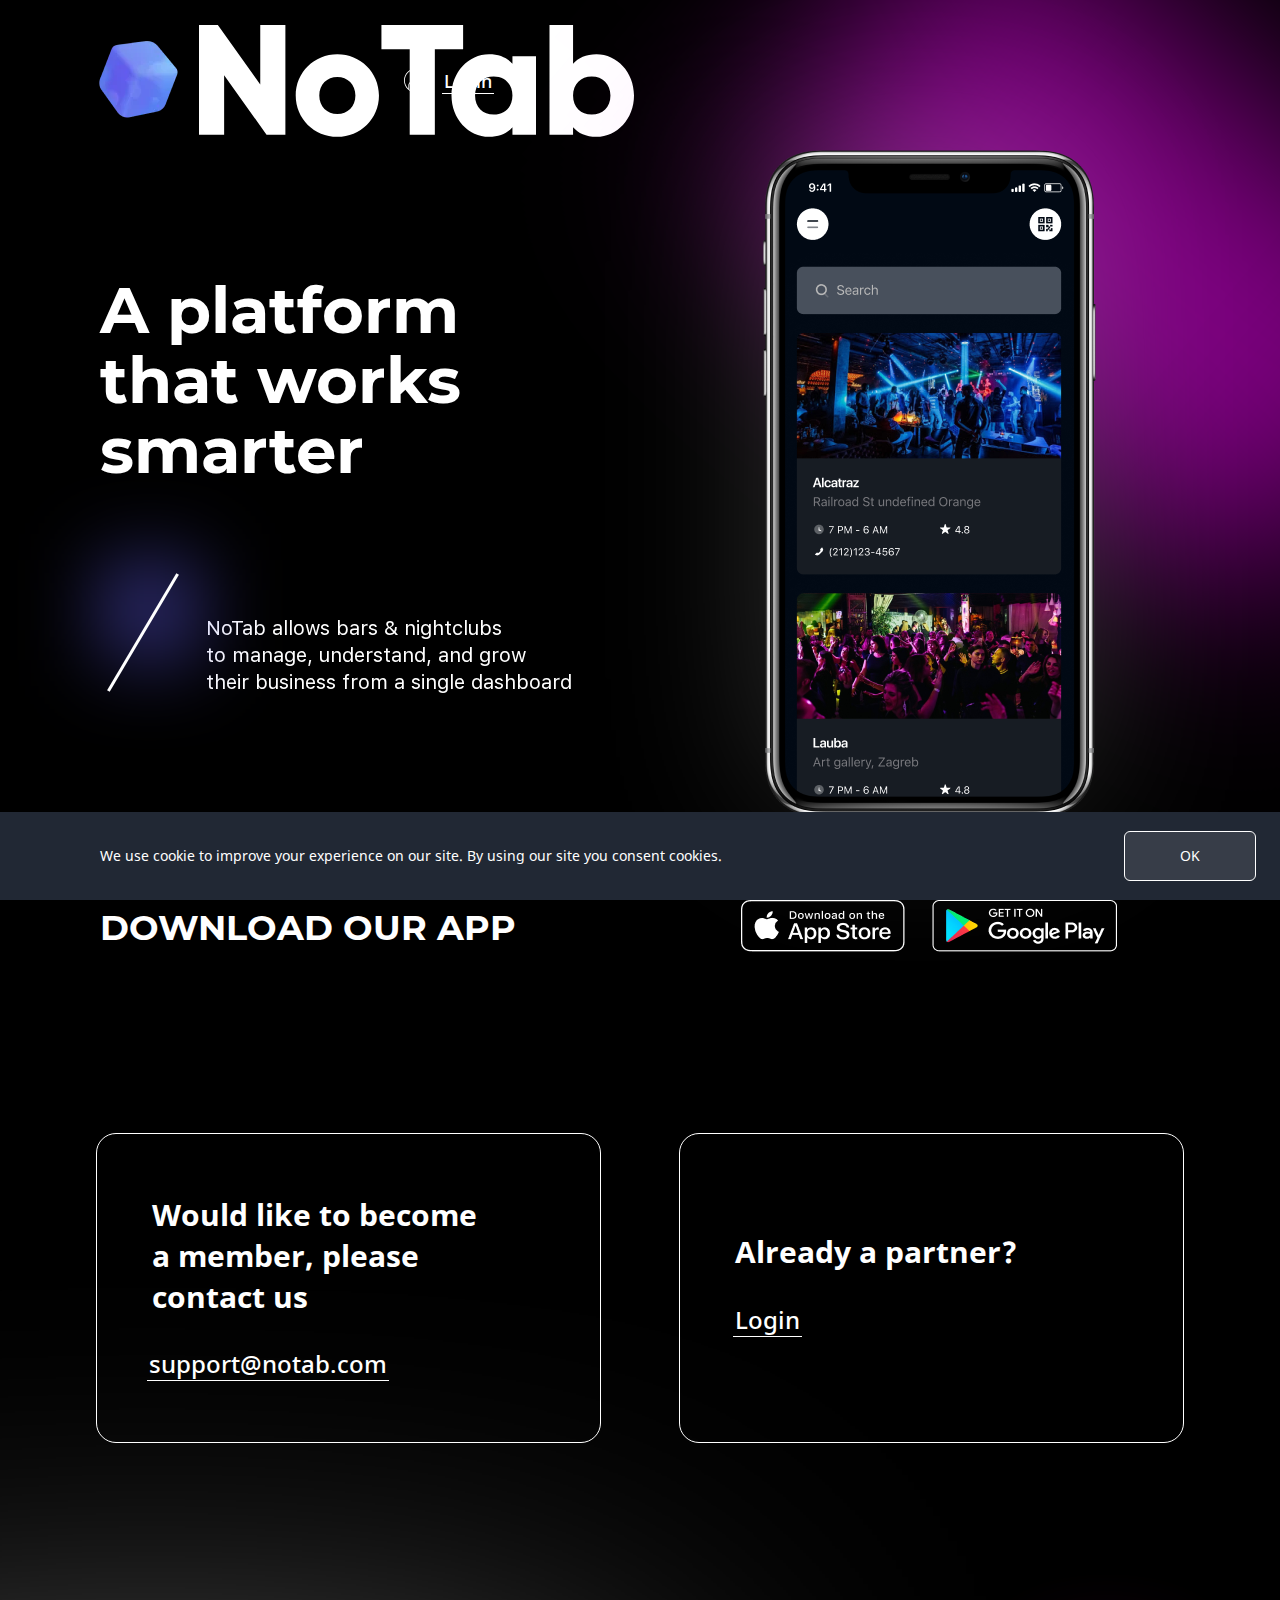
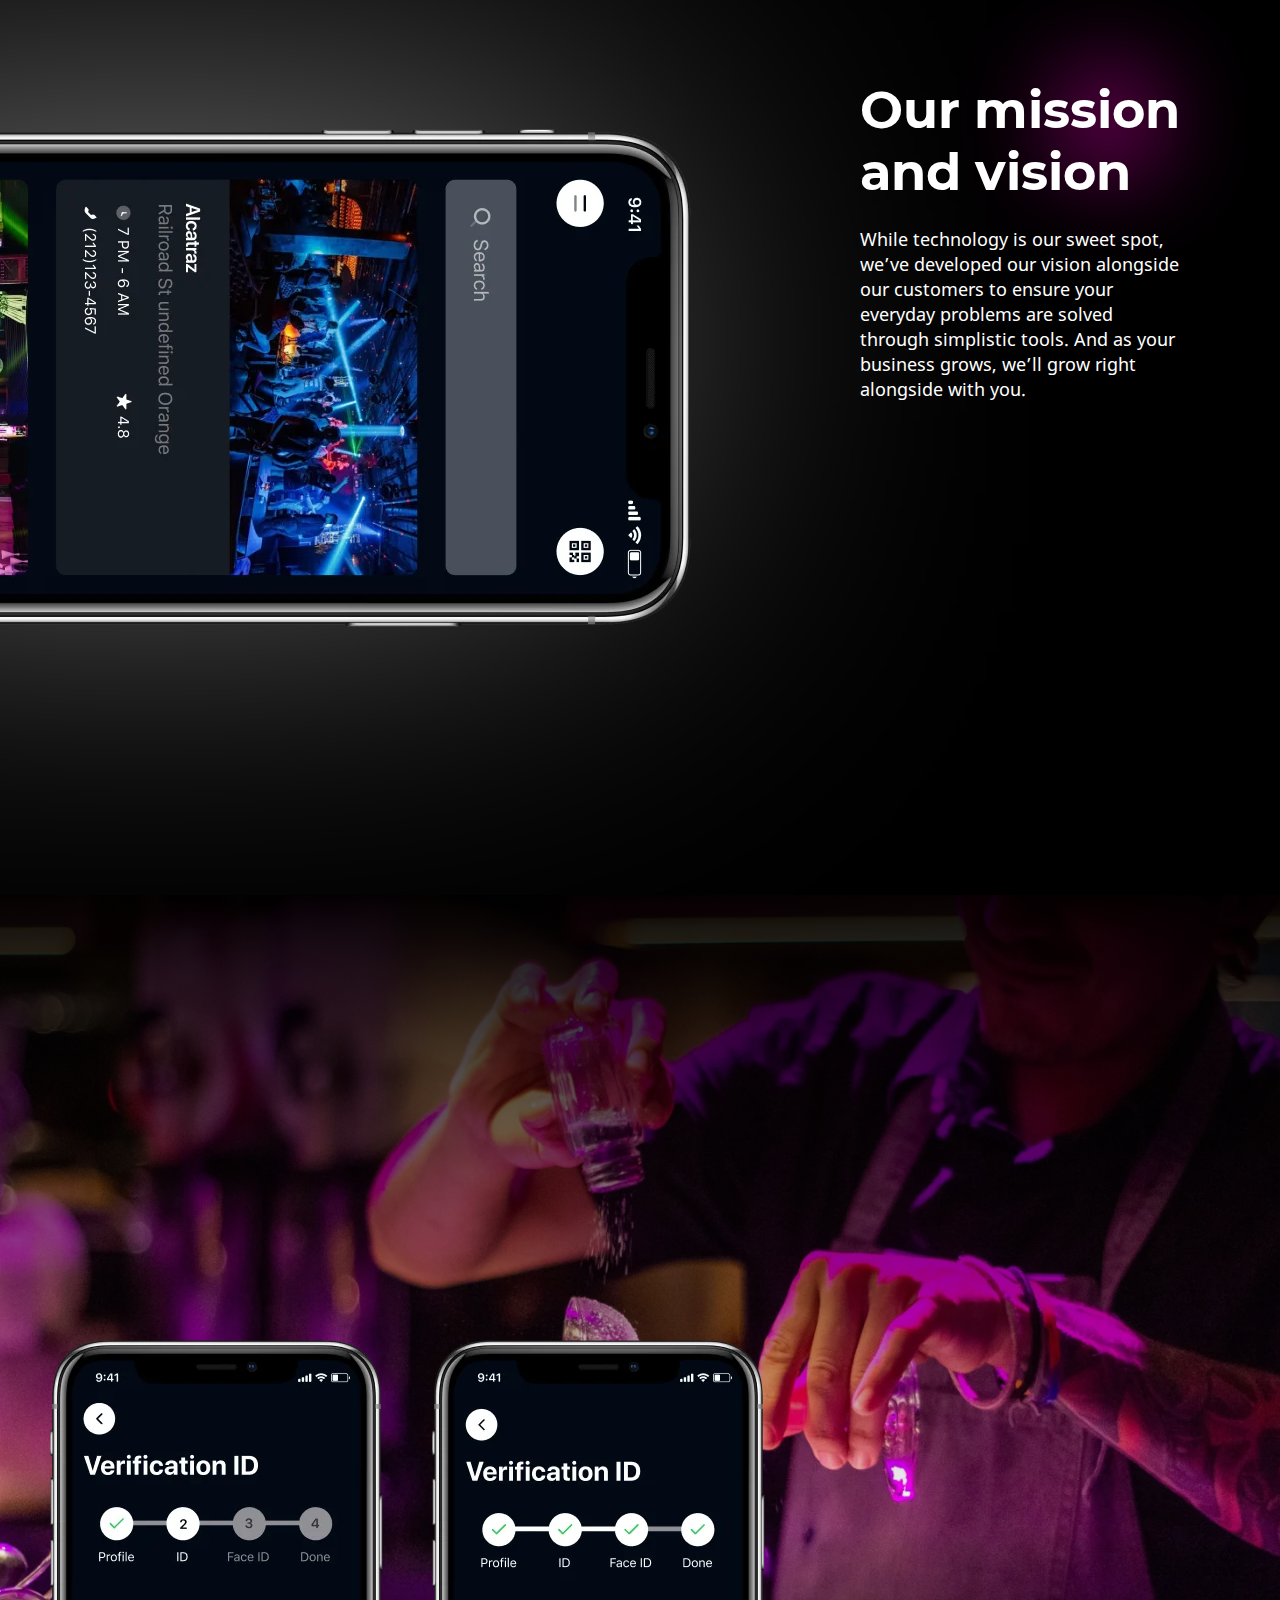
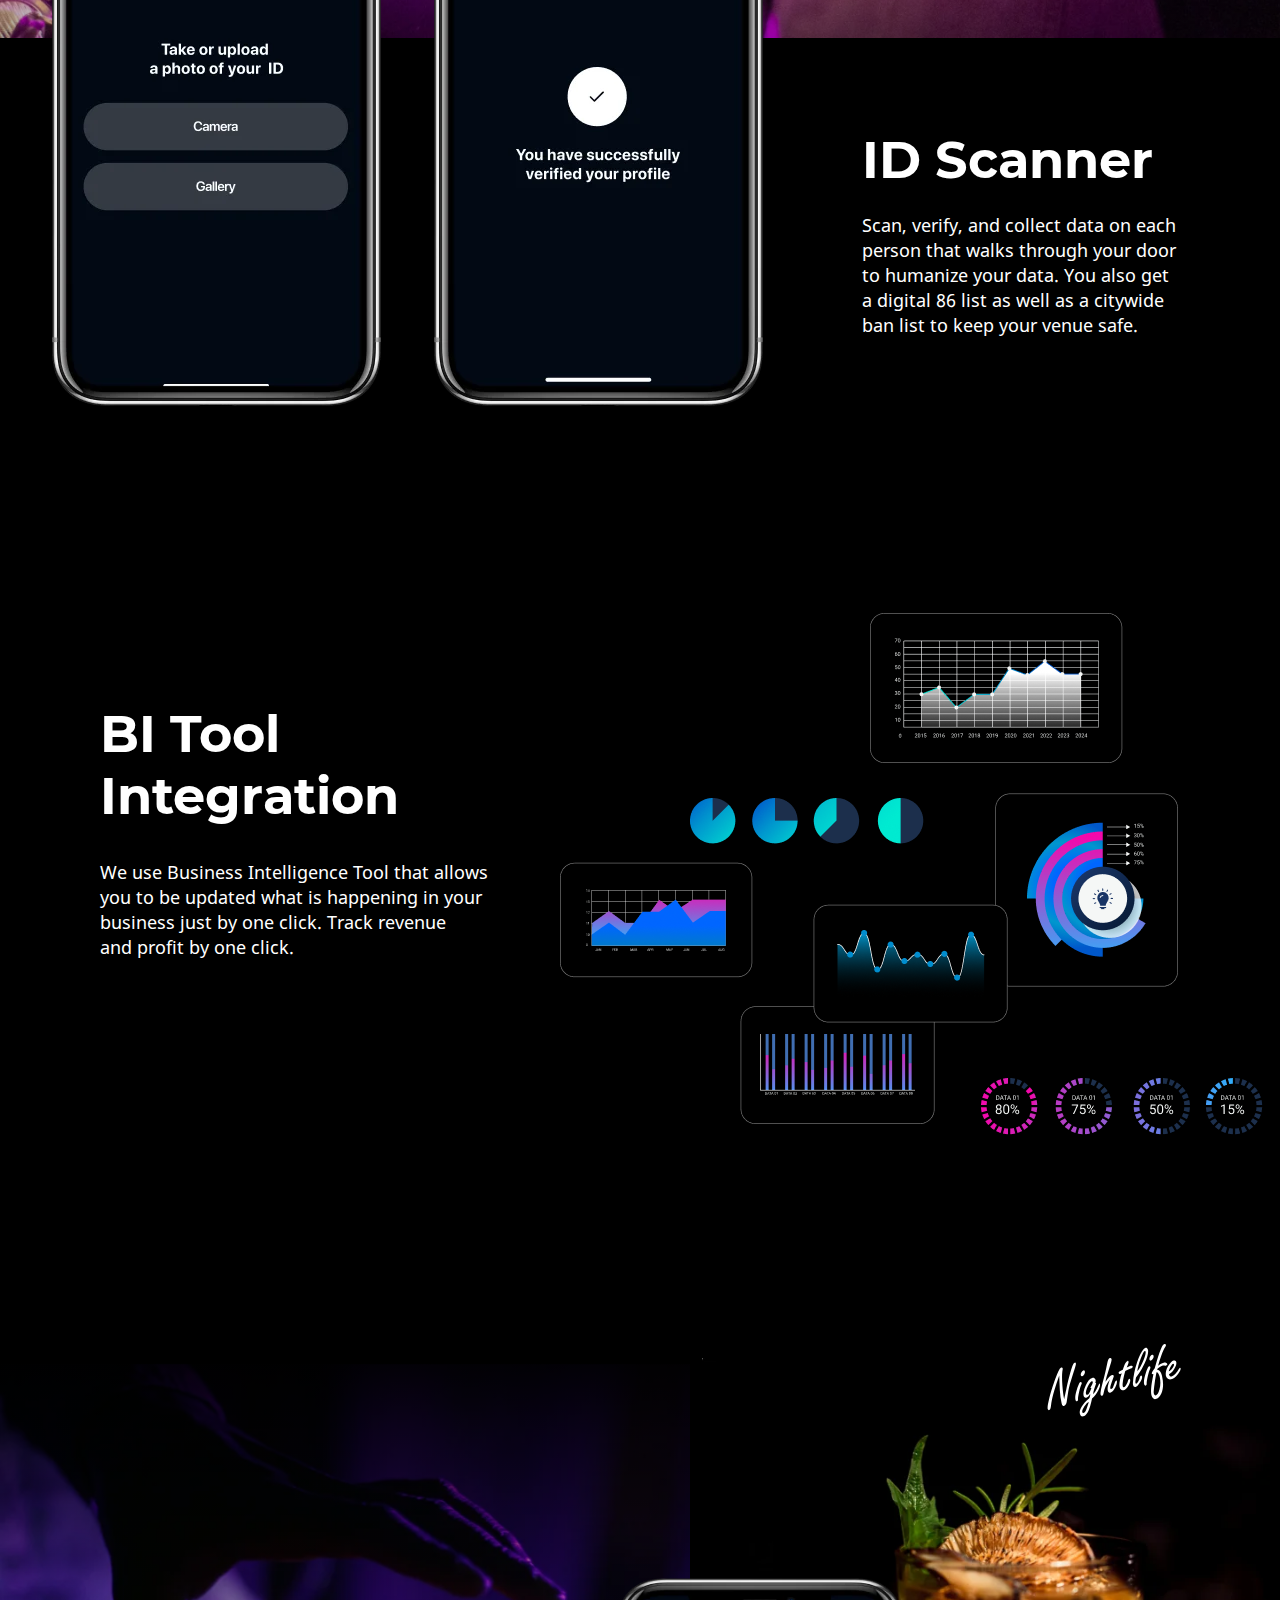
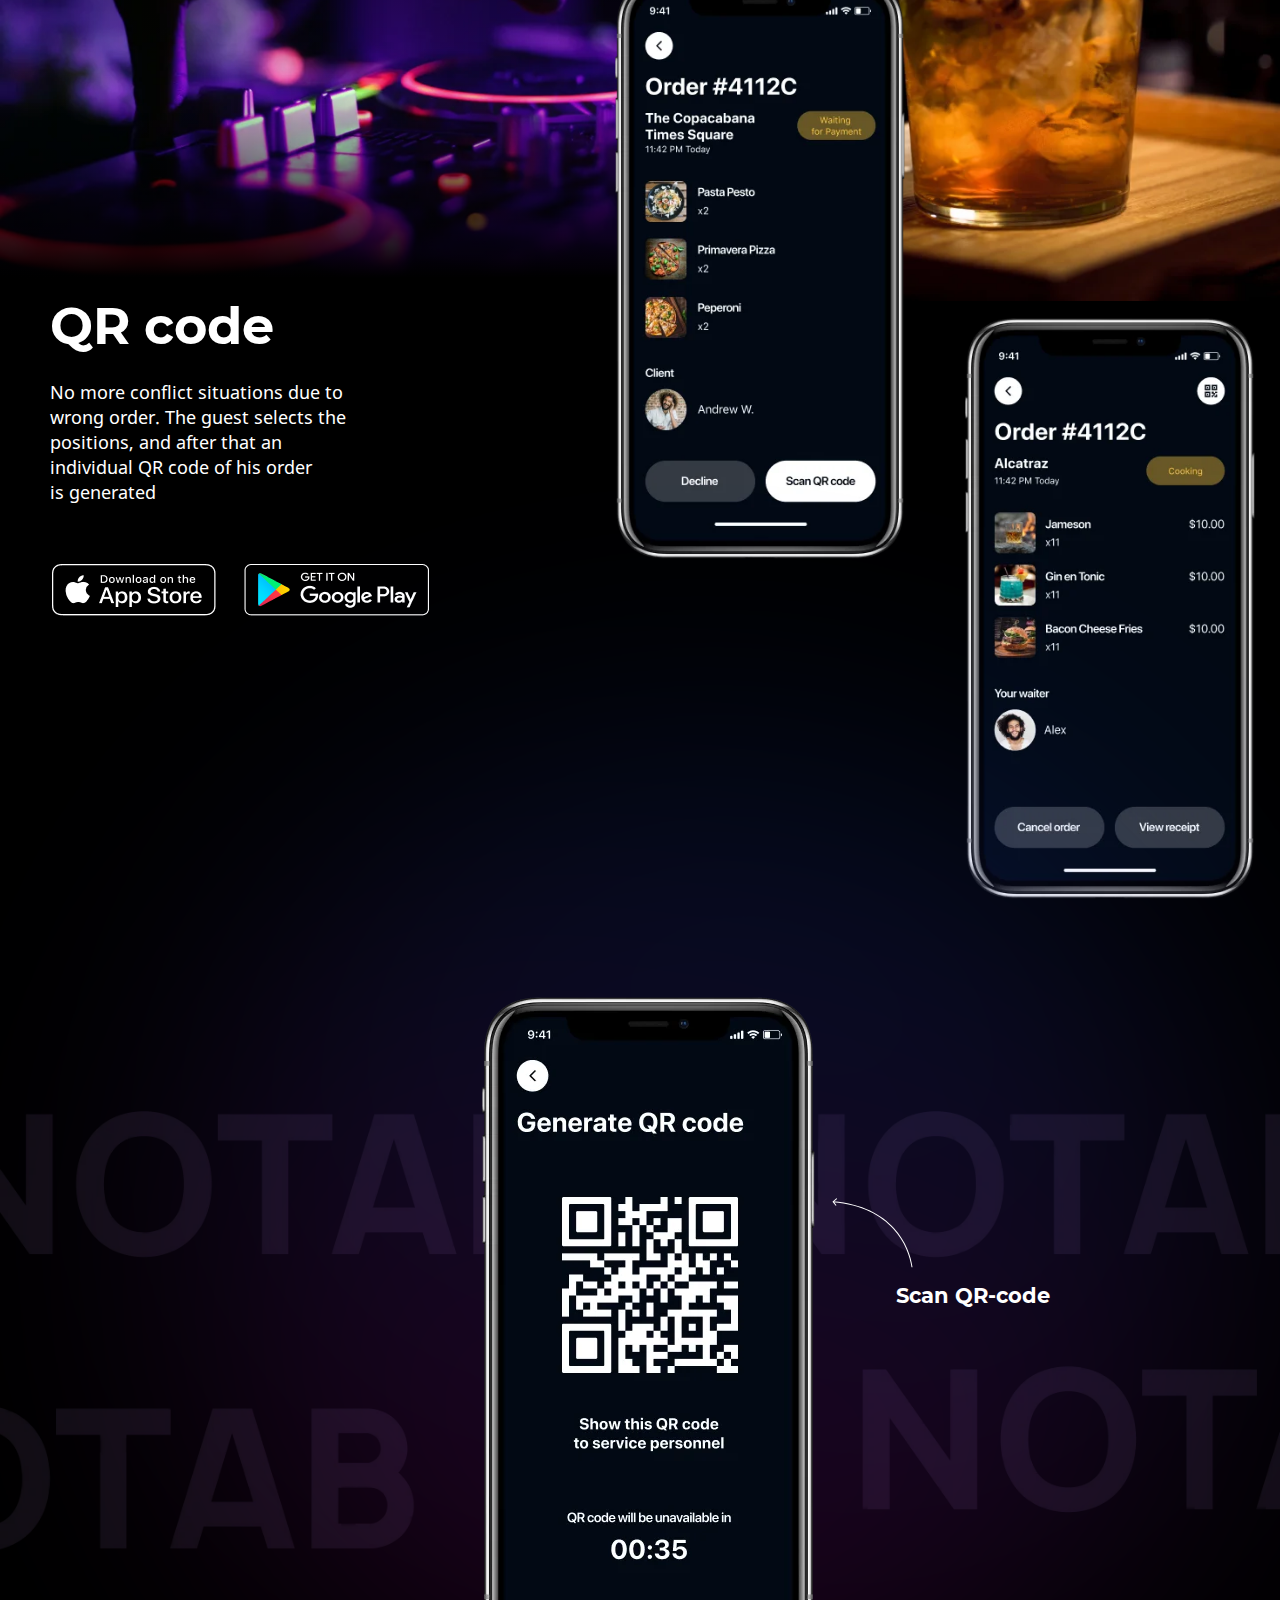
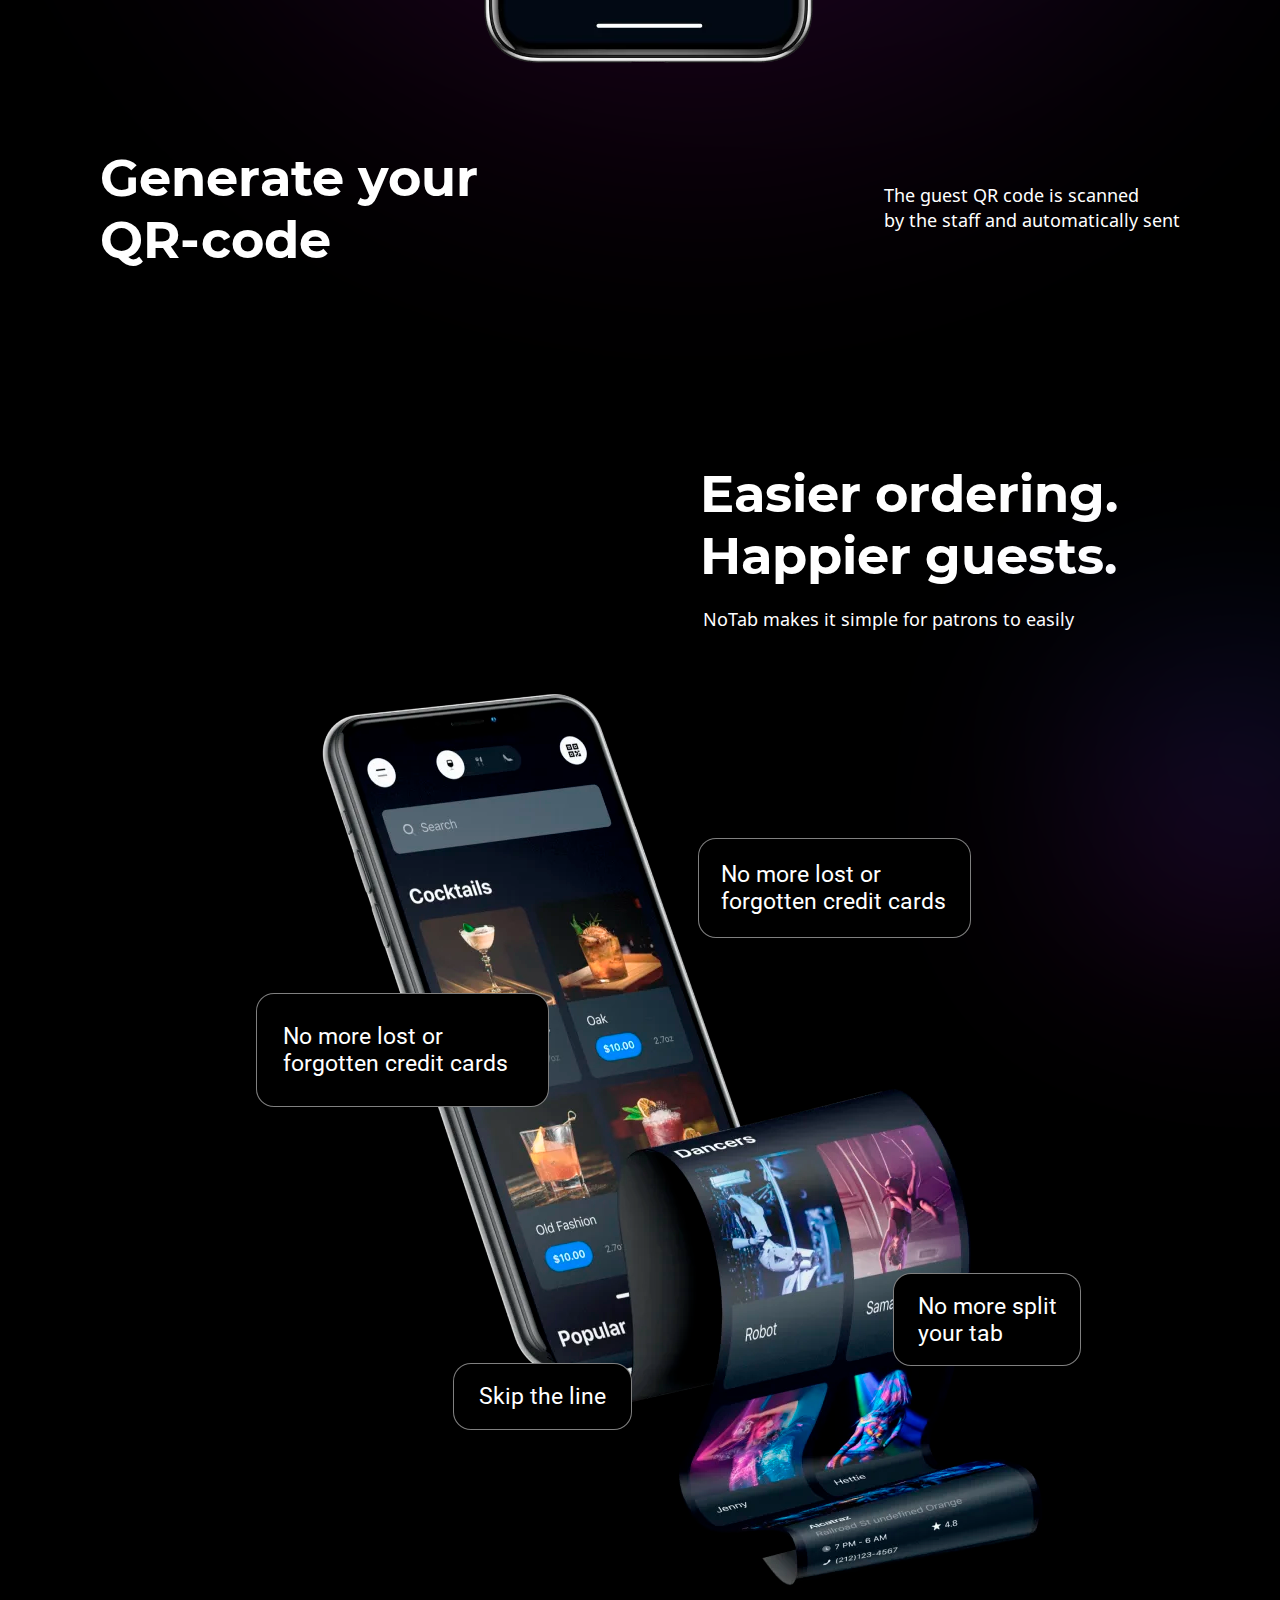
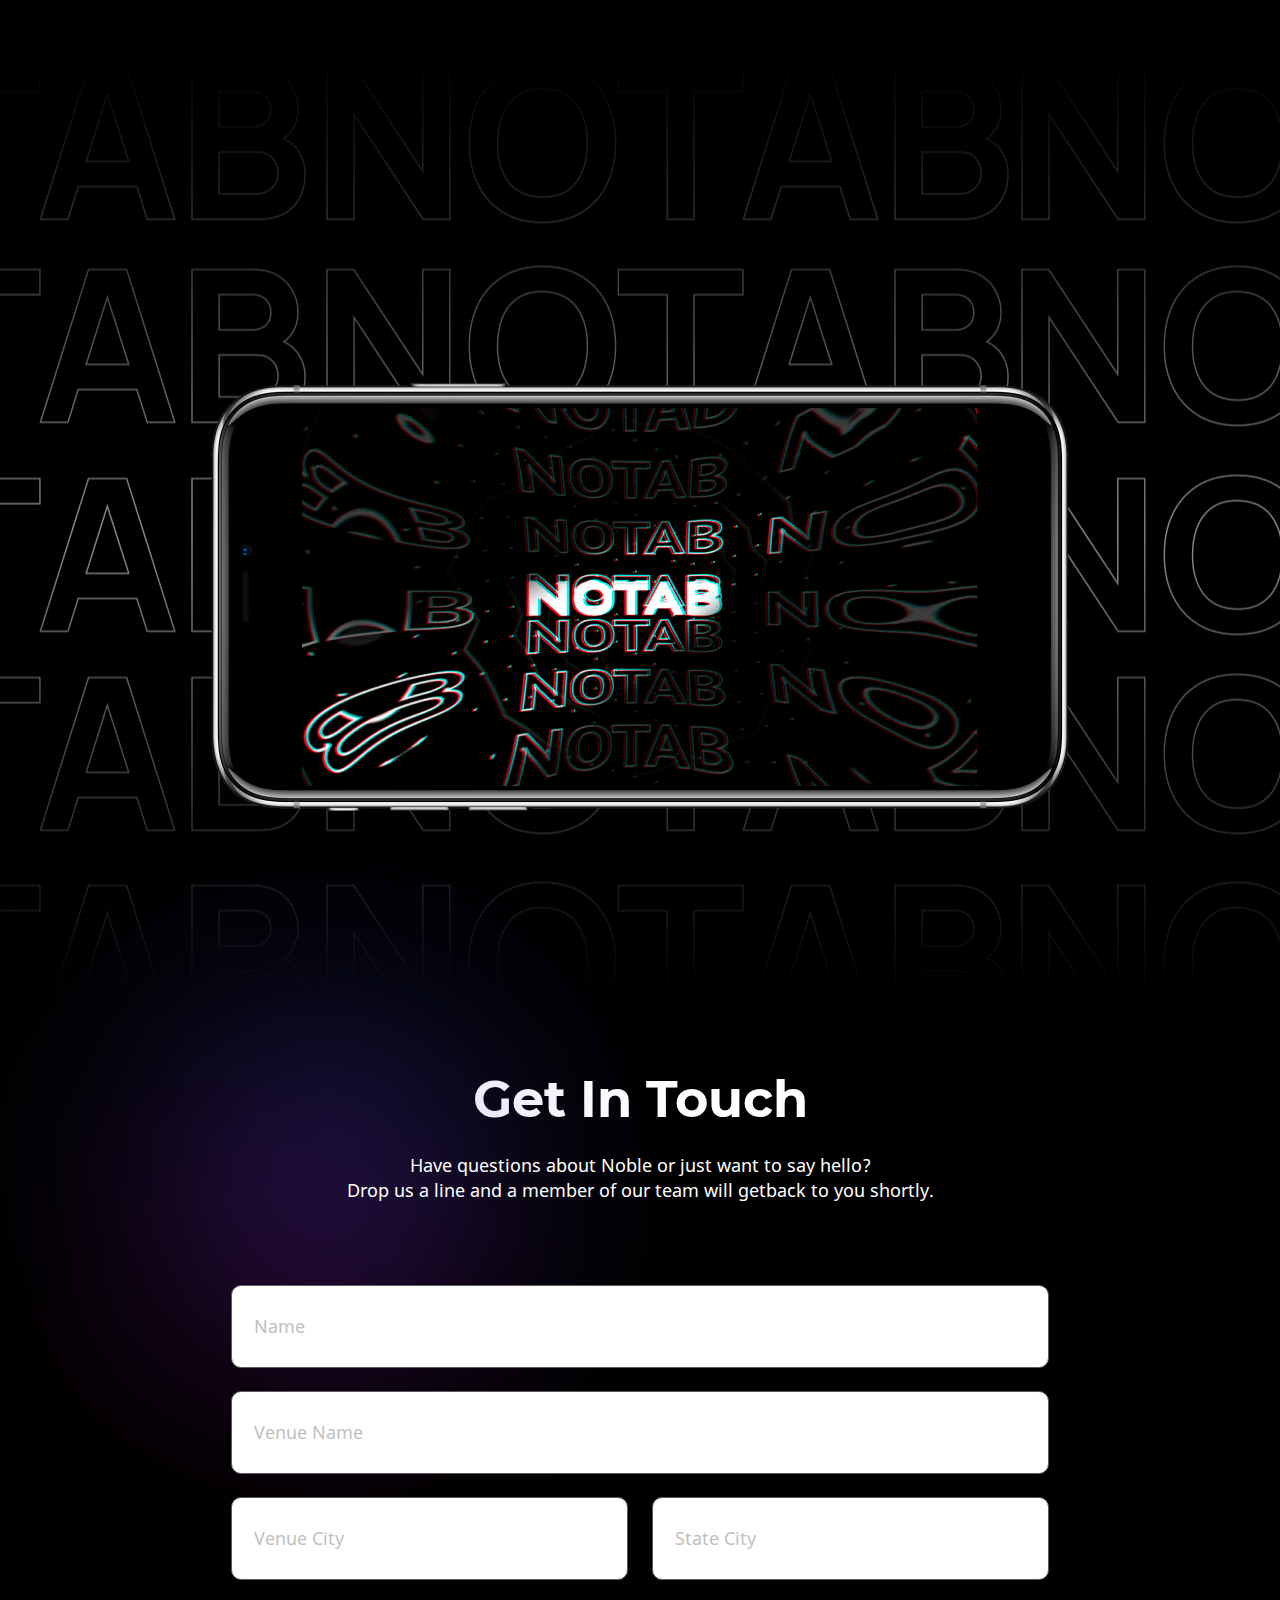
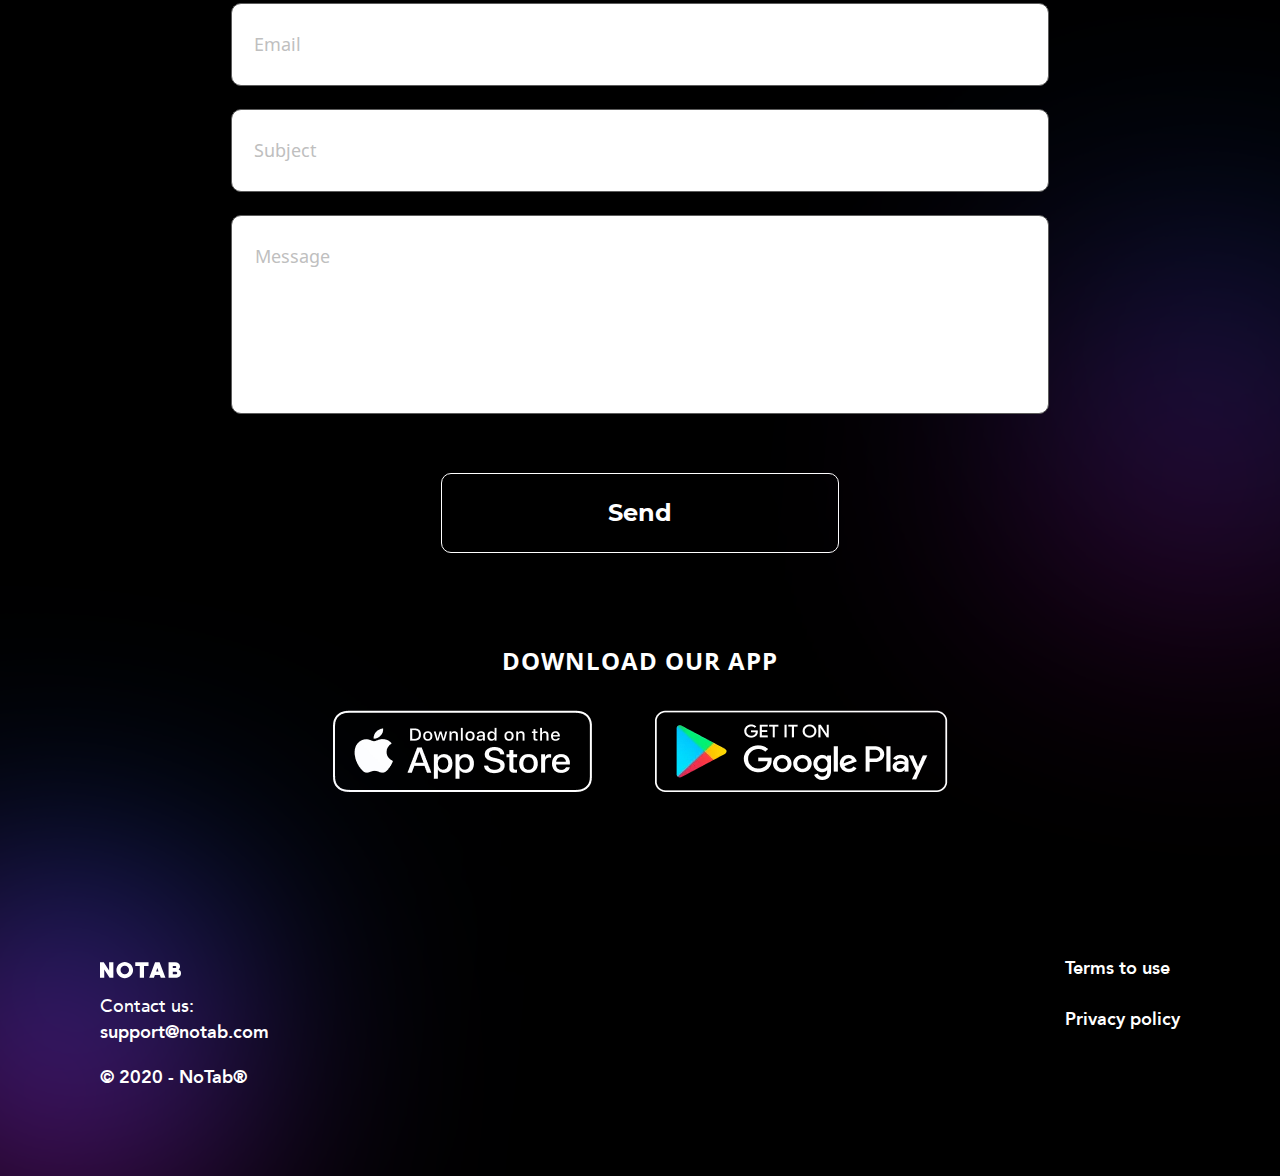
<file: index.html>
<!DOCTYPE html>
<html lang="ru">
  <head>
    <meta charset="UTF-8" />
    <meta http-equiv="X-UA-Compatible" content="IE=edge" />
    <meta name="viewport" content="width=device-width, initial-scale=1.0" />
    <link rel="stylesheet" href="css/style.css" />
    <title>NoTab</title>
  </head>
  <body>
    <div class="container">
      <header class="header">
        <div class="header__logo logo">
          <picture class="logo__img">
            <source
              srcset="img/landing/CubeLogo.webp"
              media="(min-width: 401px)"
            />
            <source
              srcset="img/landing/CubeLogo400.webp"
              media="(max-width: 400px)"
            />
            <img src="img/landing/CubeLogo.webp" alt="" />
          </picture>

          <picture class="logo__text">
            <source
              srcset="img/landing/NoTab-logo.svg"
              media="(min-width: 401px)"
            />
            <source
              srcset="img/landing/NoTab-logo400.svg"
              media="(max-width: 400px)"
            />

            <img src="img/landing/NoTab-logo.svg" alt="logo__text" />
          </picture>
        </div>
        <div class="header__user-login user-login">
          <picture class="user-login__icon">
            <source srcset="img/landing/user-icon.svg" />
            <img src="img/landing/user-icon.svg" alt="user-login__icon" />
          </picture>

          <a href="#" class="user-login__link header__link"
            ><span class="user-login__text">Login</span></a
          >
        </div>
      </header>
      <main class="main">
        <section class="notab-platform">
          <div class="notab-platform__wrapper">
            <div class="notab-platform__info">
              <h2 class="notab-platform__title title">
                <span class="notab-platform__title-line">A platform</span>
                <span class="notab-platform__title-line">
                  that works smarter
                </span>
              </h2>
              <div class="notab-platform__text-wrapper">
                <div class="notab-platform__text-decor-wrapper">
                  <div class="notab-platform__line-illumination"></div>
                  <div class="notab-platform__text-decor-line"></div>
                </div>
                <p class="notab-platform__text tex">
                  <span class="notab-platform__text-line">
                    NoTab allows bars & nightclubs
                  </span>
                  <span class="notab-platform__text-line">
                    to manage, understand, and grow
                  </span>
                  <span class="notab-platform__text-line">
                    their business from a single dashboard
                  </span>
                </p>
              </div>
            </div>
            <div class="notab-platform__img-wrapper">
              <div class="notab-platform__img-illumination--white"></div>
              <div class="notab-platform__img-illumination--pink"></div>
              <picture>
                <source
                  srcset="img/landing/notab-platform-phone.webp"
                  media="(min-width: 631px)"
                />
                <source
                  srcset="img/landing/notab-platform-phone400.webp"
                  media="(max-width: 440px)"
                />
                <img
                  class="notab-platform__img"
                  src="img/landing/notab-platform-phone.webp"
                  alt="notab-platform__img"
                />
              </picture>
            </div>
          </div>
          <div class="notab-platform__download download">
            <p class="notab-platform__download-text download__text">
              DOWNLOAD OUR APP
            </p>
            <div class="download__links">
              <a href="#" class="notab-platform__download-link download__link">
                <picture class="notab-platform__download-img">
                  <source
                    srcset="img/landing/download-appstore.webp"
                    media="(min-width: 631px)"
                  />
                  <source
                    srcset="img/landing/download-appstore400.webp"
                    media="(max-width: 440px)"
                  />
                  <img
                    src="img/landing/download-appstore.webp"
                    alt="Скачать в App Store"
                  />
                </picture>
              </a>
              <a href="#" class="notab-platform__download-link download__link">
                <picture class="notab-platform__download-img">
                  <source
                    srcset="img/landing/download-google-play.webp"
                    media="(min-width: 631px)"
                  />
                  <source
                    srcset="img/landing/download-google-play400.webp"
                    media="(max-width: 440px)"
                  />
                  <img
                    src="img/landing/download-google-play.webp"
                    alt="Скачать в App Store"
                  />
                </picture>
              </a>
            </div>
          </div>
        </section>
        <section class="user-choice">
          <div class="user-choice__card card">
            <p class="card__text">
              Would like to become a member, please contact us
            </p>
            <div class="card__link-wrapper">
              <div class="user-login">
                <a href="#" class="card__link">
                  <span class="user-login__text user-choice__email">
                    support@notab.com
                  </span>
                </a>
              </div>
            </div>
          </div>
          <div class="user-choice__card card">
            <p class="user-choice__login-text card__text">Already a partner?</p>
            <div class="card__link-wrapper card__login-link-wrapper">
              <div class="user-login">
                <a href="#" class="user-login__link card__link">
                  <span class="user-choice__login-link user-login__text"
                    >Login</span
                  >
                </a>
              </div>
            </div>
          </div>
        </section>
        <section class="our-mission">
          <div class="our-mission__img-wrapper">
            <img
              class="our-mission__img"
              src="img/landing/our-mission-phone.webp"
              alt="our-mission-phone"
            />
            <div class="our-mission__img-illumination"></div>
          </div>
          <div class="our-mission__text-wrapper">
            <h2 class="our-mission__text-title title">
              Our mission and vision
            </h2>
            <div class="our-mission__text-illumination"></div>
            <p class="our-mission__text text">
              While technology is our sweet spot, we’ve developed our vision
              alongside our customers to ensure your everyday problems are
              solved through simplistic tools. And as your business grows, we’ll
              grow right alongside with you.
            </p>
          </div>
        </section>
        <section class="id-scanner">
          <div class="id-scanner__wrapper">
            <div class="id-scanner__img-wrapper">
              <picture class="id-scanner__img">
                <source
                  srcset="img/landing/id-scanner-phone.webp"
                  media="(min-width: 401px)"
                />
                <source
                  srcset="img/landing/id-scanner-phone400.webp"
                  media="(max-width: 400px)"
                />
                <img
                  src="img/landing/id-scanner-phone.webp"
                  alt="id-scanner-phone"
                />
              </picture>
              <picture class="id-scanner__img">
                <source
                  srcset="img/landing/id-scanner-phone-success.webp"
                  media="(min-width: 401px)"
                />
                <source
                  srcset="img/landing/id-scanner-phone-success400.webp"
                  media="(max-width: 400px)"
                />
                <img
                  src="img/landing/id-scanner-phone-success.webp"
                  alt="id-scanner-phone-success"
                />
              </picture>
            </div>
            <div class="id-scanner__text-wrapper">
              <h2 class="id-scanner__title title">ID Scanner</h2>
              <p class="id-scanner__text text">
                Scan, verify, and collect data on each person that walks through
                your door to humanize your data. You also get a digital 86 list
                as well as a citywide ban list to keep your venue safe.
              </p>
            </div>
          </div>
        </section>
        <section class="graphics">
          <div class="graphics__text-wrapper">
            <h2 class="graphics__title title">BI Tool Integration</h2>
            <p class="graphics__text text">
              <span class="graphics__text-line">
                We use Business Intelligence Tool that allows you to be updated
                what is happening in your business just by one click. Track
                revenue
              </span>
              <span class="graphics__text-line">
                and profit by one click.
              </span>
            </p>
          </div>
          <div class="graphics__img-wrapper">
            <picture class="graphics__img">
              <source
                srcset="img/landing/graphics-explicit.webp"
                media="(min-width: 801px)"
              />
              <source
                srcset="img/landing/graphics-explicit400.webp"
                media="(max-width: 800px)"
              />
              <img
                src="img/landing/graphics-explicit.webp"
                alt="graphics-explicit"
              />
            </picture>
            <picture class="graphics__img">
              <source
                srcset="img/landing/graphics-circles.webp"
                media="(min-width: 801px)"
              />
              <source
                srcset="img/landing/graphics-circles400.webp"
                media="(max-width: 800px)"
              />
              <img
                src="img/landing/graphics-circles.webp"
                alt="graphics-circles"
              />
            </picture>

            <picture class="graphics__img">
              <source
                srcset="img/landing/graphics-semicircle.webp"
                media="(min-width: 801px)"
              />
              <source
                srcset="img/landing/graphics-semicircle400.webp"
                media="(max-width: 800px)"
              />
              <img
                src="img/landing/graphics-semicircle.webp"
                alt="graphics-semicircle"
              />
            </picture>

            <picture class="graphics__img">
              <source
                srcset="img/landing/graphics-сorners.webp"
                media="(min-width: 801px)"
              />
              <img
                src="img/landing/graphics-сorners.webp"
                alt="graphics-сorners"
              />
            </picture>

            <picture class="graphics__img">
              <source
                srcset="img/landing/graphics-waves.webp"
                media="(min-width: 801px)"
              />
              <source
                srcset="img/landing/graphics-waves400.webp"
                media="(max-width: 800px)"
              />
              <img src="img/landing/graphics-waves.webp" alt="graphics-waves" />
            </picture>
            <picture class="graphics__img">
              <source
                srcset="img/landing/graphics-scale.webp"
                media="(min-width: 801px)"
              />
              <source
                srcset="img/landing/graphics-scale400.webp"
                media="(max-width: 800px)"
              />
              <img src="img/landing/graphics-scale.webp" alt="graphics-scale" />
            </picture>
            <picture class="graphics__img">
              <source
                srcset="img/landing/graphics-percent.webp"
                media="(min-width: 801px)"
              />
              <source
                srcset="img/landing/graphics-percent400.webp"
                media="(max-width: 800px)"
              />
              <img
                src="img/landing/graphics-percent.webp"
                alt="graphics-percent"
              />
            </picture>
          </div>
        </section>
        <section class="order-code">
          <div class="order-code__background-wrapper">
            <div class="order-code__background-record">
              <picture>
                <source
                  srcset="img/landing/record.webp"
                  media="(min-width: 401px)"
                />
                <source
                  srcset="img/landing/record400.webp"
                  media="(max-width: 400px)"
                />
                <img
                  class="order-code__record-img"
                  src="img/landing/record.webp"
                  alt="Nightlife"
                />
              </picture>
              <div class="order-code__background-shadow"></div>
            </div>
            <div class="order-code__background-glass">
              <picture>
                <source
                  srcset="img/landing/glass.webp"
                  media="(min-width: 401px)"
                />
                <source
                  srcset="img/landing/glass400.webp"
                  media="(max-width: 400px)"
                />
                <img
                  class="order-code__glass-img"
                  src="img/landing/glass.webp"
                  alt="Nightlife"
                />
              </picture>
              <picture>
                <source
                  srcset="img/landing/Nightlife.svg"
                  media="(min-width: 401px)"
                />
                <source
                  srcset="img/landing/Nightlife400.svg"
                  media="(max-width: 400px)"
                />
                <img
                  class="order-code__glass-lettering"
                  src="img/landing/Nightlife.svg"
                  alt="Nightlife"
                />
              </picture>
            </div>
          </div>
          <div class="order-code__content">
            <div class="order-code__text-content">
              <div class="order-code__text-wrapper">
                <h2 class="order-code__title title">QR code</h2>
                <p class="order-code__text text">
                  <span class="order-code__text-line"
                    >No more conflict situations due to wrong order. The guest
                    selects the positions, and after that an individual QR code
                    of his order
                  </span>
                  <span class="order-code__text-line">is generated</span>
                </p>
              </div>
              <div class="order-code__download download">
                <div class="download__links order-code__links">
                  <a href="#" class="download__link order-code__link">
                    <picture>
                      <source
                        srcset="img/landing/download-appstore.webp"
                        media="(min-width: 401px)"
                      />
                      <source
                        srcset="img/landing/download-appstore400.webp"
                        media="(max-width: 400px)"
                      />
                      <img
                        src="img/landing/download-appstore.webp"
                        alt="Скачать в App Store"
                      />
                    </picture>
                  </a>
                  <a href="#" class="download__link order-code__link">
                    <picture>
                      <source
                        srcset="img/landing/download-google-play.webp"
                        media="(min-width: 401px)"
                      />
                      <source
                        srcset="img/landing/download-google-play400.webp"
                        media="(max-width: 400px)"
                      />
                      <img
                        src="img/landing/download-google-play.webp"
                        alt="Скачать в Google Play"
                      />
                    </picture>
                  </a>
                </div>
              </div>
            </div>
            <div class="order-code__phone-wrapper">
              <picture class="order-code__phone-img-wrapper">
                <source
                  srcset="img/landing/scan-qr-phone.webp"
                  media="(min-width: 401px)"
                />
                <source
                  srcset="img/landing/scan-qr-phone400.webp"
                  media="(max-width: 400px)"
                />
                <img
                  src="img/landing/scan-qr-phone.webp"
                  alt="scan-qr-phone"
                  class="order-code__phone-img"
                />
              </picture>
              <picture class="order-code__phone-img-wrapper">
                <source
                  srcset="img/landing/view-receipt-phone.webp"
                  media="(min-width: 401px)"
                />
                <source
                  srcset="img/landing/view-receipt-phone400.webp"
                  media="(max-width: 400px)"
                />
                <img
                  src="img/landing/view-receipt-phone.webp"
                  alt="view-receipt-phone"
                  class="order-code__phone-img"
                />
              </picture>
            </div>
          </div>
        </section>
        <section class="generate-qr">
          <div class="generate-qr__img-wrapper">
            <picture class="generate-qr__img">
              <source
                srcset="img/landing/generate-qr-phone.webp"
                media="(min-width: 601px)"
              />
              <source
                srcset="img/landing/generate-qr-phone400.webp"
                media="(max-width: 600px)"
              />
              <img src="img/landing/generate-qr-phone.webp" alt="MDN" />
            </picture>
          </div>
          <div class="generate-qr__text-wrapper">
            <h2 class="generate-qr__title title">Generate your QR-code</h2>
            <div class="generate-qr__text text">
              <span class="generate-qr__text-line">
                The guest QR code is scanned
              </span>
              <span class="generate-qr__text-line">
                by the staff and automatically sent
              </span>
            </div>
          </div>
          <img
            class="generate-qr__background"
            src="img/landing/generate-qr-background.webp"
            alt="generate-code-background"
          />
          <div class="generate-qr__illumination"></div>
          <div class="generate-qr__lable">Scan QR-code</div>
          <img
            class="generate-qr__arrow-img"
            src="img/landing/generate-qr-arrow.svg"
            alt="generate-qr-arrow"
          />
        </section>
        <section class="order">
          <div class="order__text-wrapper">
            <p class="order__title title">Easier ordering.</p>
            <p class="order__title title">Happier guests.</p>
            <p class="order__text text">
              NoTab makes it simple for patrons to easily
            </p>
          </div>
          <div class="order__img-wrapper">
            <picture class="order__img">
              <source
                srcset="img/landing/order-phone.webp"
                media="(min-width: 801px)"
              />
              <source
                srcset="img/landing/order-phone400.webp"
                media="(max-width: 800px)"
              />
              <img src="img/landing/order-phone.webp" alt="MDN" />
            </picture>
          </div>
          <div class="order__card-wrapper">
            <div class="order__card">
              <div class="order__card-text-wrapper">
                <p class="order__card-text">No more lost or</p>
                <p class="order__card-text">forgotten credit cards</p>
              </div>
            </div>
            <div class="order__card">
              <div class="order__card-text-wrapper">
                <p class="order__card-text">No more lost or</p>
                <p class="order__card-text">forgotten credit cards</p>
              </div>
            </div>
            <div class="order__card">
              <div class="order__card-text-wrapper">
                <p class="order__card-text">Skip the line</p>
              </div>
            </div>
            <div class="order__card">
              <div class="order__card-text-wrapper">
                <p class="order__card-text">No more split</p>
                <p class="order__card-text">your tab</p>
              </div>
            </div>
          </div>
          <div class="order__illumination"></div>
        </section>
        <section class="video">
          <div class="video__wrapper">
            <img
              class="video__img"
              src="img/landing/video-phone.webp"
              alt="notab-phone"
            />
          </div>
        </section>
        <section class="contact">
          <div class="contact__backlight-illumination-top"></div>
          <div class="contact__wrapper">
            <div class="contact__text-wrapper">
              <h2 class="contact__title title">Get In Touch</h2>
              <div class="contact__text text">
                <p class="contact__text-line">
                  Have questions about Noble or just want to say hello?
                </p>
                <p class="contact__text-line">
                  Drop us a line and a member of our team will getback to you
                  shortly.
                </p>
              </div>
            </div>
            <form action="#" id="getInTouchForm" method="GET">
              <div class="contact__form-wrapper">
                <input
                  name="name"
                  class="contact__input text"
                  type="text"
                  placeholder="Name"
                />
                <input
                  name="VenueName"
                  class="contact__input text"
                  type="text"
                  placeholder="Venue Name"
                />
                <div class="contact__city">
                  <input
                    name="VenueCity"
                    class="contact__input text contact__half-input"
                    type="text"
                    placeholder="Venue City"
                  />
                  <input
                    name="StateCity"
                    class="contact__input text contact__half-input"
                    type="text"
                    placeholder="State City"
                  />
                </div>
                <input
                  name="Email"
                  class="contact__input text"
                  type="text"
                  placeholder="Email"
                />
                <input
                  name="Subject"
                  class="contact__input text"
                  type="text"
                  placeholder="Subject"
                />
                <textarea
                  class="contact__input text contact__textarea"
                  name="message"
                  placeholder="Message"
                ></textarea>
                <button
                  onclick="submit"
                  id="submitBtn"
                  class="contact__submit"
                  name="send"
                >
                  Send
                </button>
              </div>
            </form>
            <div class="contact__backlight-illumination-bottom"></div>

            <div class="contact__download download">
              <p class="contact__download-text download__text">
                DOWNLOAD OUR APP
              </p>
              <div class="download__links">
                <a href="#" class="contact__download-link download__link">
                  <picture>
                    <source
                      srcset="img/landing/contact-download-appstore.webp"
                      media="(min-width: 651px)"
                    />
                    <source
                      srcset="img/landing/download-appstore400.webp"
                      media="(max-width: 650px)"
                    />
                    <img
                      src="img/landing/contact-download-appstore.webp"
                      alt="MDN"
                    />
                  </picture>
                </a>
                <a href="#" class="contact__download-link download__link">
                  <picture>
                    <source
                      srcset="img/landing/contact-download-google-play.webp"
                      media="(min-width: 651px)"
                    />
                    <source
                      srcset="img/landing/download-google-play400.webp"
                      media="(max-width: 650px)"
                    />
                    <img
                      src="img/landing/contact-download-google-play.webp"
                      alt="MDN"
                    />
                  </picture>
                </a>
              </div>
            </div>
          </div>
        </section>
        <div class="cookie" id="cookie">
          <div class="cookie__text-wrapper">
            <p class="cookie__text text">
              We use cookie to improve your experience on our site. By using our
              site you consent cookies.
            </p>
          </div>
          <button class="cookie__button">
            <span class="cookie__button-text text">ok</span>
          </button>
        </div>
      </main>
      <footer class="footer">
        <div class="footer__wrapper">
          <div class="footer__text-column">
            <picture>
              <source
                srcset="img/landing/footer-logo.svg"
                media="(min-width: 701px)"
              />
              <source
                srcset="img/landing/footer-logo400.svg"
                media="(max-width: 700px)"
              />
              <img
                class="footer__logo"
                src="img/landing/footer-logo.svg"
                alt="footer-logo"
              />
            </picture>

            <div class="footer__contact-wrapper">
              <p class="footer__contact">Contact us:</p>
              <p class="footer__email">
                <a class="footer__email-link" href="support@notab.com">
                  support@notab.com
                </a>
              </p>
            </div>
            <span class="footer__copyright">© 2020 - NoTab®</span>
          </div>
          <div class="footer__text-column">
            <p class="footer__terms">Terms to use</p>
            <p class="footer__privacy">
              <a class="footer__link" href="#">Privacy policy</a>
            </p>
          </div>
        </div>
        <div class="footer__backlight-illumination"></div>
      </footer>
    </div>
    <script src="js/landing.js"></script>
  </body>
</html>
</file>
<file: css/style.css>
html{line-height:1.15;-webkit-text-size-adjust:100%}body{margin:0}main{display:block}h1{font-size:2em;margin:0.67em 0}hr{box-sizing:content-box;height:0;overflow:visible}pre{font-family:monospace, monospace;font-size:1em}a{color:white;background-color:transparent;text-decoration:none}abbr[title]{border-bottom:none;text-decoration:underline;text-decoration:underline dotted}b,strong{font-weight:bolder}code,kbd,samp{font-family:monospace, monospace;font-size:1em}small{font-size:80%}sub,sup{font-size:75%;line-height:0;position:relative;vertical-align:baseline}sub{bottom:-0.25em}sup{top:-0.5em}img{border-style:none}button,input,optgroup,select,textarea{font-family:inherit;font-size:100%;line-height:1.15;margin:0}button,input{overflow:visible}button,select{text-transform:none}button,[type="button"],[type="reset"],[type="submit"]{-webkit-appearance:button}button::-moz-focus-inner,[type="button"]::-moz-focus-inner,[type="reset"]::-moz-focus-inner,[type="submit"]::-moz-focus-inner{border-style:none;padding:0}button:-moz-focusring,[type="button"]:-moz-focusring,[type="reset"]:-moz-focusring,[type="submit"]:-moz-focusring{outline:1px dotted ButtonText}fieldset{padding:0.35em 0.75em 0.625em}legend{box-sizing:border-box;color:inherit;display:table;max-width:100%;padding:0;white-space:normal}progress{vertical-align:baseline}textarea{overflow:auto}[type="checkbox"],[type="radio"]{box-sizing:border-box;padding:0}[type="number"]::-webkit-inner-spin-button,[type="number"]::-webkit-outer-spin-button{height:auto}[type="search"]{-webkit-appearance:textfield;outline-offset:-2px}[type="search"]::-webkit-search-decoration{-webkit-appearance:none}::-webkit-file-upload-button{-webkit-appearance:button;font:inherit}details{display:block}summary{display:list-item}template{display:none}[hidden]{display:none}p{margin:0}h2{margin:0}body{background-color:#000;color:#fff;font-family:"SFProText-Regular"}.container{max-width:1440px;margin:0 auto;overflow:hidden}a{color:#fff}.title{font-family:"Montserrat-Bold";font-size:51px;line-height:62px}.text{font-family:"NotoSans-Regular";font-size:18px;line-height:25px}::-webkit-input-placeholder{color:#bfbfbf}@media (max-width: 400px){.title{font-size:24px;line-height:30px}.text{font-size:16px;line-height:22px}}@font-face{font-family:"Avenir-Heavy";src:local("Avenir-Heavy"),url("../fonts/Avenir-Heavy.woff2") format("woff2"),url("/fonts/Avenir-Heavy.woff") format("woff")}@font-face{font-family:"Avenir-Medium";src:local("Avenir-Medium"),url("../fonts/Avenir-Medium.woff2") format("woff2"),url("../fonts/Avenir-Medium.woff") format("woff")}@font-face{font-family:"Manrope-Bold";src:local("Manrope-Bold"),url("../fonts/Manrope-Bold.woff2") format("woff2"),url("../fonts/Manrope-Bold.woff") format("woff")}@font-face{font-family:"Montserrat-Bold";src:local("Montserrat-Bold"),url("../fonts/Montserrat-Bold.woff2") format("woff2"),url("../fonts/Montserrat-Bold.woff") format("woff")}@font-face{font-family:"NotoSans-Bold";src:local("NotoSans-Bold"),url("../fonts/NotoSans-Bold.woff2") format("woff2"),url("../fonts/NotoSans-Bold.woff") format("woff")}@font-face{font-family:"NotoSans-Medium";src:local("NotoSans-Medium"),url("../fonts/NotoSans-Medium.woff2") format("woff2"),url("../fonts/NotoSans-Medium.woff") format("woff")}@font-face{font-family:"NotoSans-Regular";src:local("NotoSans-Regular"),url("../fonts/NotoSans-Regular.woff2") format("woff2"),url("../fonts/NotoSans-Regular.woff") format("woff")}@font-face{font-family:"Roboto-Bold";src:local("Roboto-Bold"),url("../fonts/Roboto-Bold.woff2") format("woff2"),url("../fonts/Roboto-Bold.woff2") format("woff")}@font-face{font-family:"Roboto-Medium";src:local("Roboto-Medium"),url("../fonts/Roboto-Medium.woff2") format("woff2"),url("../fonts/Roboto-Medium.woff") format("woff")}@font-face{font-family:"Roboto-Regular";src:local("Roboto-Regular"),url("../fonts/Roboto-Regular.woff2") format("woff2"),url("../fonts/Roboto-Regular.woff") format("woff")}@font-face{font-family:"SFProDisplay-Bold";src:local("SFProDisplay-Bold"),url("../fonts/SFProDisplay-Bold.woff2") format("woff2"),url("../fonts/SFProDisplay-Bold.woff") format("woff")}@font-face{font-family:"SFProDisplay-SB";src:local("SFProDisplay-SB"),url("../fonts/SFProDisplay-SB.woff2") format("woff2"),url("../fonts/SFProDisplay-SB.woff") format("woff")}@font-face{font-family:"SFProText-Medium";src:local("SFProText-Medium"),url("../fonts/SFProText-Medium.woff2") format("woff2"),url("../fonts/SFProText-Medium.woff") format("woff")}@font-face{font-family:"SFProText-Regular";src:local("SFProText-Regular"),url("../fonts/SFProText-Regular.woff2") format("woff2"),url("../fonts/SFProText-Regular.woff") format("woff")}@font-face{font-family:"SFProText-SB";src:local("SFProText-SB"),url("../fonts/SFProText-SB.woff2") format("woff2"),url("../fonts/SFProText-SB.woff") format("woff")}.download__text{font-family:"Montserrat-Bold";font-size:35px;line-height:70px}.header{display:flex;align-items:center}.header__logo{margin:25px 0 0 85px}.header__user-login{margin:27px 0 0 109px}.header__link{margin-top:3px}.logo{display:flex}.logo__img{margin-right:7px}.logo__text{display:flex}@media (max-width: 750px){.header{justify-content:space-between;padding:40px 14px 44px 16px}.header__logo{margin:0}.header__user-login{margin:0}.header__link{margin:0 0 15px 0}.logo__img{margin-right:2px}}.cookie{width:100%;max-width:1440px;display:flex;align-items:center;justify-content:space-between;position:fixed;bottom:-100px;background-color:#212834;z-index:2}.cookie__text-wrapper{margin-top:36px;margin-left:100px;margin-bottom:36px}.cookie__text{font-size:14px;line-height:16px}.cookie__button{width:132px;height:50px;margin-right:24px;background:rgba(255,255,255,0.1);border:0.5px solid #ffffff;border-radius:6px;cursor:pointer}.cookie__button:hover{background:rgba(255,255,255,0.3);border:0.5px solid #ffffff}.cookie__button-text{font-size:14px;line-height:19px;color:#fff;text-transform:uppercase}@media (max-width: 899px){.cookie__text{font-size:13px;line-height:16px}.cookie__text-wrapper{margin-top:30px;margin-left:50px;margin-bottom:30px}}@media (max-width: 799px){.cookie__text{font-size:13px;line-height:16px}.cookie__text-wrapper{max-width:340px;margin-top:30px;margin-left:50px;margin-bottom:30px}}@media (max-width: 599px){.cookie__text{font-size:12px;line-height:16px}.cookie__text-wrapper{max-width:320px}.cookie__button{width:92px;height:50px}}@media (max-width: 599px){.cookie__text-wrapper{max-width:200px;margin:22px 0 22px 15px}.cookie__button{margin-right:15px}}.user-login{display:flex}.user-login__link{text-decoration:none}.user-login__icon{margin-right:12px}.user-login__text{font-family:"NotoSans-Medium";font-size:18px;border-bottom:1px #fff solid;padding-left:2px;padding-right:2px}.user-login__text:hover{color:#f101bf;border-bottom:1px solid #f101bf}@media (max-width: 400px){.user-login{display:flex}.user-login__icon{display:none}.user-login__text{padding:0 0 5px 0;font-size:14px}}.notab-platform__wrapper{display:flex;justify-content:space-between}.notab-platform__info{padding:137px 0 0 70px;z-index:3}.notab-platform__title{font-size:64px;line-height:70px;margin:0 0 125px 30px}.notab-platform__title-line{display:block}.notab-platform__text-wrapper{display:flex;position:relative}.notab-platform__text{font-size:20px;max-width:370px;display:block;line-height:27px;margin-top:5px}.notab-platform__text-line{display:block}.notab-platform__text-decor-wrapper{position:relative}.notab-platform__text-decor-line{display:inline-block;width:136px;height:3px;background-color:#fff;transform:rotate(120.61deg);position:relative;left:5px;top:-90px}.notab-platform__line-illumination{background:rgba(96,92,234,0.5);filter:blur(40px);width:100px;height:100px;position:relative;left:30px;bottom:50px}.notab-platform__img-wrapper{position:relative;margin:12px 180px 0 0}.notab-platform__img{display:block;position:relative;z-index:1}.notab-platform__img-illumination--white{width:295px;height:640px;background:#fff;left:20px;position:absolute;opacity:0.2;filter:blur(90px);border-radius:8px;z-index:1}.notab-platform__img-illumination--pink{position:absolute;width:680px;height:400px;background:rgba(250,0,255,0.5);filter:blur(100px);transform:rotate(-140deg);top:-100px;left:20px;z-index:0}.notab-platform__download{margin-top:75px;display:flex;align-items:center;justify-content:space-between;padding:0 163px 0 100px}.notab-platform__download-link:nth-child(2){margin-left:22px}@media (max-width: 1320px){.notab-platform__title{max-width:500px}}@media (max-width: 1100px){.notab-platform__img-wrapper{margin-right:30px}.notab-platform__download{padding:0;margin-top:77px;flex-direction:column}}@media (max-width: 950px){.notab-platform__text-decor-wrapper{display:none}.notab-platform__title{font-size:55px;margin:0 0 18px 15px}}@media (max-width: 850px){.notab-platform__img-wrapper{margin:17px 0 0 0;max-width:220px}.notab-platform__img{left:15px;max-width:265px}.notab-platform__img-illumination--white{max-width:260px;max-height:500px}.notab-platform__img-illumination--pink{max-width:380px;max-height:200px;transform:rotate(50.69deg);left:-106px;top:30px}}@media (max-width: 630px){.notab-platform__info{padding-top:60px;padding-left:30px}.notab-platform__title{font-size:45px;line-height:50px}.notab-platform__text-wrapper{margin-left:16px}.notab-platform__text{font-size:17px;line-height:22px}.notab-platform__img{left:13px;text-align:left;max-width:200px}.notab-platform__img-illumination--white{max-width:200px;max-height:380px}.notab-platform__img-illumination--pink{max-width:360px;max-height:190px}}@media (max-width: 560px){.notab-platform__title{font-size:40px;line-height:40px;margin-top:18px}.notab-platform__text{font-size:16px}.notab-platform__img-wrapper{max-width:140px}.notab-platform__img{max-width:165px}.notab-platform__img-illumination--white{max-width:160px;max-height:300px}}@media (max-width: 440px){.notab-platform__info{padding:0}.notab-platform__title{font-size:35px;margin-top:51px}.notab-platform__text-line{display:inline}.notab-platform__text-line:nth-child(1){display:block}.notab-platform__img-wrapper{max-width:120px}.notab-platform__download{margin-top:38px}.notab-platform__download-text{font-size:24px;line-height:29px;margin-bottom:34px}.notab-platform__download-links{display:block;margin-left:10px}.notab-platform__download-link{display:block}.notab-platform__download-link:nth-child(2){margin:20px 0 0 0}.notab-platform__download-img{width:100%;max-width:185px}}.card{border:1px solid #fff;border-radius:20px;width:503px;height:308px}.card__text{font-family:"NotoSans-Bold";font-size:30px;line-height:41px;max-width:326px;margin:60px 0 0 55px}.card__link-wrapper{margin:33px 0 0 50px;margin-top:33px;margin-left:50px}.card__login-link-wrapper{margin:34px 0 0 53px}.card__link{font-size:24px}@media (max-width: 1099px){.card{width:416px;height:250px}.card__link-wrapper{margin:20px 0 0 33px}.card__text{margin:39px 0 0 35px}.card__login-link-wrapper{margin:22px 0 0 33px}}@media (max-width: 500px){.card{width:345px;height:232px}.card:last-child{width:345px;height:163px}.card__link-wrapper{margin-top:27px}.card__text{max-width:270px;font-size:24px;line-height:33px}}.user-choice{margin-top:170px;display:flex;align-items:center;justify-content:center}.user-choice__card:last-child{margin-left:78px}.user-choice__login-text{margin:97px 0 0 55px}.user-choice__login-link{font-size:24px}.user-choice__email{font-size:24px}@media (max-width: 1099px){.user-choice{flex-direction:column}.user-choice__card:last-child{margin:40px 0 0 0}.user-choice__login-text{margin:65px 0 0 35px}}@media (max-width: 500px){.user-choice{margin-top:63px}.user-choice__login-text{margin:37px 0 0 33px}.user-choice__card:last-child{margin-top:30px}.user-choice__email{font-size:18px}.user-choice__login-link{font-size:18px}}.our-mission{margin-top:151px;display:flex;position:relative;justify-content:flex-end;padding:85px 0 461px 0}.our-mission__text-title{max-width:350px}.our-mission__text{max-width:320px;margin:24px 20px 0 0}.our-mission__text-wrapper{position:relative;margin-right:171px}.our-mission__text-illumination{position:absolute;top:0;width:85px;height:85px;background:#f101bf;opacity:0.7;filter:blur(50px);right:60px;z-index:-1}.our-mission__img-wrapper{position:absolute;left:-308px;top:135px}.our-mission__img-illumination{width:920px;height:420px;position:absolute;background:#ffffff;opacity:0.5;filter:blur(200px);left:0px;top:0px;z-index:-1}@media (max-width: 1300px){.our-mission__text-wrapper{margin-right:70px}}@media (max-width: 1150px){.our-mission__img{max-width:800px}.our-mission__img-illumination{width:700px;height:290px}}@media (max-width: 950px){.our-mission__text-wrapper{margin-right:20px}.our-mission__text-title{font-size:45px}.our-mission__text{font-size:16px}.our-mission__img{max-width:700px}.our-mission__img-illumination{height:350px;opacity:0.4;filter:blur(160px)}}@media (max-width: 850px){.our-mission{flex-direction:column-reverse;justify-content:center;padding:0}.our-mission__text-wrapper{margin-left:40px}.our-mission__text-illumination{left:0}.our-mission__img-wrapper{position:relative;left:0px;top:0px;transform:rotate(-90deg);margin:100px 0 300px 0}.our-mission__img{max-width:500px}.our-mission__img-illumination{width:450px;height:230px;left:0;top:0}}@media (max-width: 600px){.our-mission{margin-top:110px}.our-mission__text-wrapper{margin-left:13px}.our-mission__text-title{font-size:40px;line-height:45px}.our-mission__text{margin-right:0px;max-width:297px;font-size:16px}.our-mission__img-wrapper{margin-top:230px}.our-mission__img{max-width:500px}.our-mission__img-illumination{width:500px;height:250px}}@media (max-width: 400px){.our-mission{margin-top:112px}.our-mission__text-wrapper{margin-left:15px}.our-mission__text-title{font-size:24px;line-height:30px}.our-mission__text{margin-right:0px;max-width:297px;font-size:16px}.our-mission__img-wrapper{left:6px}.our-mission__img{max-width:350px}.our-mission__img-illumination{width:340px;height:170px}}.id-scanner{margin-top:32px;background-image:url("../img/landing/id-scanner-background.webp");background-repeat:no-repeat;background-size:contain}.id-scanner__wrapper{display:flex;align-items:flex-end;justify-content:space-between;background:linear-gradient(179.83deg, #000 -3.1%, transparent 56.76%, #000 83.92%);padding-top:442px;padding-left:100px}.id-scanner__img-wrapper{display:flex}.id-scanner__img:last-child{margin-left:49px}.id-scanner__text-wrapper{max-width:318px;margin:0 179px 75px 0}.id-scanner__text{margin-top:35px}.id-scanner__title{line-height:35px}@media (max-width: 1350px){.id-scanner__text-wrapper{margin-right:100px}.id-scanner__wrapper{padding:445px 0 0 50px}}@media (max-width: 1200px){.id-scanner__wrapper{padding-top:245px;flex-direction:column-reverse;align-items:flex-start}}@media (max-width: 1000px){.id-scanner__wrapper{padding-top:145px}}@media (max-width: 800px){.id-scanner__wrapper{background:linear-gradient(179.83deg, #000 -1.1%, transparent 8.76%, #000 41.92%)}.id-scanner__img:last-child{margin:30px 0 0 0}.id-scanner__img-wrapper{flex-direction:column}}@media (max-width: 500px){.id-scanner{margin-top:0}.id-scanner__img:last-child{margin:50px 0 0 0}.id-scanner__img-wrapper{margin-right:9px}.id-scanner__wrapper{padding-left:8px;align-items:center}.id-scanner__text-wrapper{max-width:350px;margin:65px 0 70px 0}.id-scanner__text{font-size:16px;margin-top:23px;line-height:22px}.id-scanner__title{font-size:24px;line-height:29px}}.graphics{margin:160px 0 200px 0;display:flex;padding-left:100px;justify-content:space-between}.graphics__text-wrapper{padding-top:130px;display:inline-block}.graphics__text{margin-top:33px;max-width:400px}.graphics__text-line{display:block}.graphics__img-wrapper{max-width:61%;width:100%;height:500px;position:relative}.graphics__img{position:absolute}.graphics__img:nth-child(1){left:310px;top:40px}.graphics__img:nth-child(2){left:130px;top:225px}.graphics__img:nth-child(3){left:435px;top:220px}.graphics__img:nth-child(4){left:0px;top:289px}.graphics__img:nth-child(5){left:253px;top:331px;z-index:1}.graphics__img:nth-child(6){left:180px;top:433px}.graphics__img:nth-child(7){left:421px;top:505px}@media (max-width: 1250px){.graphics{display:block}.graphics__img-wrapper{margin:0 40px 0 auto}}@media (max-width: 1000px){.graphics{display:block}.graphics__img-wrapper{margin:0 40px 0 0}}@media (max-width: 800px){.graphics{padding:50px 0 0 50px}.graphics__img-wrapper{height:300px}.graphics__img{max-width:150px}.graphics__img:nth-child(1){left:289px;top:33px}.graphics__img:nth-child(2){left:134px;top:151px}.graphics__img:nth-child(3){left:396px;top:120px}.graphics__img:nth-child(4){display:none}.graphics__img:nth-child(5){left:238px;top:194px;z-index:1}.graphics__img:nth-child(6){left:160px;top:270px}.graphics__img:nth-child(7){left:359px;top:333px}}@media (max-width: 600px){.graphics{margin:0;padding:0 0 0 15px}.graphics__text{margin-top:22px}.graphics__img-wrapper{margin:0 0 0 50px}.graphics__img:nth-child(1){left:-45px;top:160px}.graphics__img:nth-child(2){left:22px;top:84px}.graphics__img:nth-child(3){left:264px;top:30px}.graphics__img:nth-child(5){left:179px;top:67px;z-index:1}.graphics__img:nth-child(6){left:119px;top:127px}.graphics__img:nth-child(7){left:149px;top:218px}}@media (max-width: 500px){.graphics__text-wrapper{padding-top:140px}.graphics__img-wrapper{margin-left:0px}}.order-code{margin-top:285px;position:relative}.order-code__background-wrapper{display:flex;position:absolute;width:100%}.order-code__background-glass{position:relative;margin-left:12px}.order-code__background-record{position:relative}.order-code__background-shadow{position:absolute;background:linear-gradient(179.83deg, #000 -3.1%, transparent 60.76%, #000 94.92%);top:0;width:100%;height:100%}.order-code__record-img{width:100%}.order-code__glass-img{width:100%}.order-code__glass-lettering{position:absolute;right:93px;top:-18px}.order-code__content{display:flex;position:relative;justify-content:space-between;padding-top:220px;margin-bottom:377px}.order-code__text-content{margin-top:317px;margin-left:180px}.order-code__text-wrapper{margin-bottom:59px}.order-code__phone-wrapper{display:flex;padding-right:55px}.order-code__phone-img-wrapper:nth-child(2){margin-left:80px;position:relative;top:340px}.order-code__phone-img{display:inline-block;object-fit:contain}.order-code__text{margin-top:23px;max-width:300px}.order-code__text-line{display:block}.order-code__download{margin-left:2px}.order-code__link:last-child{margin-left:23px}@media (max-width: 1370px){.order-code__text-content{margin-left:50px}.order-code__phone-img{max-width:290px;margin-left:30px}.order-code__phone-img-wrapper:nth-child(2){margin-left:30px}.order-code__phone-wrapper{padding-right:25px}}@media (max-width: 1125px){.order-code__background-wrapper{flex-direction:column}.order-code__background-glass{margin:250px 0 0 auto}.order-code__record-img{width:70%}.order-code__content{flex-direction:column;padding-top:360px;margin-bottom:500px}.order-code__text-content{margin-top:114px}.order-code__phone-wrapper{margin-top:150px;margin-left:50px}.order-code__phone-img-wrapper:nth-child(2){top:420px}}@media (max-width: 800px){.order-code__content{padding-top:250px}.order-code__record-img{width:100%}.order-code__background-glass{margin-top:150px}.order-code__phone-wrapper{margin:400px 0 0 50px}}@media (max-width: 750px){.order-code__phone-wrapper{flex-direction:column}.order-code__phone-img-wrapper:nth-child(2){margin:0;top:50px}.order-code__content{margin-bottom:170px}}@media (max-width: 650px){.order-code__background-glass{margin:400px 0 0 0}}@media (max-width: 450px){.order-code__text-content{margin-left:20px}}@media (max-width: 400px){.order-code{margin-top:12px}.order-code__content{padding-top:113px}.order-code__text-content{margin-left:0px}.order-code__text-wrapper{margin:0 0 50px 16px;margin-bottom:50px}.order-code__text{max-width:310px}.order-code__text-line{display:inline}.order-code__links{display:flex;flex-direction:column;align-items:center}.order-code__link:last-child{margin:16px 0 0 0}.order-code__background-glass{margin-top:275px;text-align:right}.order-code__glass-img{margin-right:-53px}.order-code__glass-lettering{top:122px;left:39px}.order-code__phone-wrapper{margin:236px 0 0 17px}}.generate-qr{position:relative}.generate-qr__title{margin-left:100px;z-index:1;max-width:450px}.generate-qr__text{margin:36px 100px 0 0;z-index:1}.generate-qr__img-wrapper{margin-bottom:77px;display:flex;justify-content:center}.generate-qr__text-wrapper{display:flex;justify-content:space-between;margin-bottom:192px}.generate-qr__text-line{display:block}.generate-qr__img{z-index:1;margin-left:17px}.generate-qr__background{width:100%;z-index:0;position:absolute;top:13%}.generate-qr__lable{z-index:1;position:absolute;right:18%;top:286px;font-family:"Montserrat-Bold";font-size:21px;line-height:26px}.generate-qr__arrow-img{z-index:1;right:27.6%;top:196px;position:absolute}.generate-qr__illumination{position:absolute;top:-250px;left:15%;width:1030px;height:960px;background:linear-gradient(12.08deg, #f101bf 2.82%, #06f 97.06%);opacity:0.15;filter:blur(150.569px);border-radius:476.034px;transform:rotate(-0.55deg)}@media (max-width: 1250px){.generate-qr__arrow-img{right:20%;top:196px}.generate-qr__illumination{left:10%}.generate-qr__lable{right:10%;top:286px}}@media (max-width: 1250px){.generate-qr__arrow-img{right:20%}.generate-qr__lable{right:10%}}@media (max-width: 1000px){.generate-qr__arrow-img{right:15%}.generate-qr__lable{right:3%}.generate-qr__background{top:17%}}@media (max-width: 800px){.generate-qr__arrow-img{right:3%;top:62%}.generate-qr__lable{right:0;top:72%}.generate-qr__illumination{left:-15%}.generate-qr__background{top:20%}}@media (max-width: 600px){.generate-qr{display:flex;flex-direction:column-reverse}.generate-qr__lable{right:9%;top:80.5%;font-size:18px}.generate-qr__arrow-img{transform:rotate(37deg);right:7px;top:66.8%}.generate-qr__background{top:40%}.generate-qr__text-wrapper{display:flex;flex-direction:column;margin-bottom:70px}.generate-qr__title{margin-left:15px;z-index:1;width:100%;font-size:24px}.generate-qr__text{margin:24px 0 0 15px;z-index:1;font-size:16px}.generate-qr__illumination{top:25%;left:20%;width:350px;height:350px;filter:blur(50px)}.generate-qr__img-wrapper{margin-bottom:197px}}@media (max-width: 449px){.generate-qr__illumination{left:5%}.generate-qr__img{margin-left:0px}}.order{position:relative}.order__title{z-index:1;margin-bottom:0}.order__text{margin-left:3px;margin-top:20px;white-space:nowrap}.order__text-wrapper{max-width:500px;margin-left:auto;margin-right:80px}.order__img-wrapper{width:100%;display:flex;justify-content:center}.order__img{margin-bottom:30px;margin-left:50px}.order__card-text{display:inline-block}.order__card-text-wrapper{display:flex;flex-direction:column}.order__card{z-index:1;position:absolute;background:#000000;border:1px solid rgba(255,255,255,0.5);box-sizing:border-box;border-radius:18px;font-family:"Roboto-Regular";font-size:23px;line-height:27px}.order__card:nth-child(1){left:20%;top:530px;padding:29px 40px 29px 26px}.order__card:nth-child(2){left:54.5%;top:375px;padding:22px 24px 22px 22px}.order__card:nth-child(3){left:35.4%;top:900px;padding:19px 25px 19px 25px}.order__card:nth-child(4){left:69.8%;top:810px;padding:19px 23px 18px 24px}.order__illumination{position:absolute;top:200px;right:-100px;width:286px;height:267px;background:linear-gradient(12.08deg, #f101bf 2.82%, #06f 97.06%);opacity:0.2;filter:blur(110px);border-radius:24px;transform:rotate(5.78deg)}@media (max-width: 1200px){.order__card:nth-child(1){left:7%;top:530px}.order__card:nth-child(2){left:65%;top:375px}.order__card:nth-child(3){left:25.4%;top:900px}.order__card:nth-child(4){left:74%;top:810px}.order__card{font-size:19px}.order__title{margin-left:15px}.order__text{margin-left:15px;margin:23px 0 0 15px}}@media (max-width: 800px){.order__text-wrapper{margin-bottom:141px}.order__img{margin-bottom:140px;margin-left:0}.order__card-text{line-height:17px}.order__card{border-radius:10px;font-size:14px}.order__card:nth-child(1){left:57%;top:330px;padding:13px 15px 13px 15px}.order__card:nth-child(2){left:7%;top:220px;padding:10px 15px 10px 15px}.order__card:nth-child(3){left:25.4%;top:650px;padding:10px 15px 10px 15px}.order__card:nth-child(4){left:70%;top:720px;padding:12px 17px 10px 20px}}@media (max-width: 600px){.order__title:nth-child(2){margin-top:-20px}.order__title{font-size:24px}.order__text{font-size:16px}}@media (max-width: 400px){.order__img{margin-right:25px}.order__card:nth-child(1){left:51%;top:268px}.order__card:nth-child(2){left:10%;top:181px}.order__card:nth-child(3){left:8%;top:593px}.order__card:nth-child(4){left:63%;top:673px}.order__title:nth-child(2){margin-top:0}}.video{background:url("../img/landing/BacgroundNotab.webp");background-position:center;position:relative}.video__wrapper{display:flex;justify-content:center;width:100%;height:100%;background:linear-gradient(360deg, #000 6.8%, transparent 51.62%, #000 97.38%)}.video__img{z-index:1;margin:350px 0 250px 0}@media (max-width: 850px){.video{display:none}}.contact{position:relative}.contact__wrapper{max-width:818px;margin:0 auto}.contact__title{margin-top:6px;margin-bottom:23px}.contact__text-wrapper{display:flex;flex-direction:column;align-items:center;margin-bottom:82px}.contact__text{z-index:1;display:flex;flex-direction:column;align-items:center}.contact__text-line{display:block}.contact__input{z-index:1;border:1px solid #5c5c5c;box-sizing:border-box;border-radius:10px;width:100%;height:83px;outline:none;padding-left:22px;margin-bottom:23px}.contact__half-input{width:48.55%}.contact__textarea{height:199px;padding-right:23px;padding-left:23px;padding-top:28px;resize:none}.contact__city{width:100%;display:flex;justify-content:space-between}.contact__submit{color:white;background:#000000;border:1px solid #ffffff;box-sizing:border-box;width:48.55%;height:80px;border-radius:10px;font-family:"Montserrat-Bold";font-size:24px;line-height:29px;margin:36px 0 84px 0}.contact__submit:hover{color:#f101bf;border:1px solid #f101bf}.contact__form-wrapper{display:flex;flex-direction:column;justify-content:center;align-items:center}.contact__backlight-illumination-top{position:absolute;left:200px;width:247px;height:250px;background:linear-gradient(12.08deg, #f101bf 2.82%, #06f 97.06%);opacity:0.5;filter:blur(125px);transform:rotate(5.78deg)}.contact__backlight-illumination-bottom{position:absolute;width:250px;height:250px;right:-50px;top:830px;opacity:0.6;background:linear-gradient(12.08deg, #f101bf 40%, #06f 60%);filter:blur(150px);transform:rotate(5.78deg)}.contact__download{display:flex;flex-direction:column;align-items:center;margin-top:7px;letter-spacing:1px;margin-bottom:53px}.contact__download-text{font-family:"NotoSans-Bold";font-size:24px;line-height:33px;display:inline-block;margin-bottom:33px}.contact__download-link:last-child{margin-left:57px}@media (max-width: 850px){.contact__form-wrapper{margin-left:15px;margin-right:15px}}@media (max-width: 650px){.contact__download-link{display:flex;flex-direction:column;justify-content:center;align-items:center}.contact__download-link:nth-child(1){margin-bottom:18px}.contact__download-link:last-child{margin-left:0}}@media (max-width: 800px){.contact__half-input{width:100%}.contact__city{flex-direction:column}}@media (max-width: 700px){.contact__input{height:57px;margin-bottom:16px}.contact__textarea{height:140px;padding-right:23px;padding-left:23px;padding-top:28px;resize:none}.contact__submit{width:345px;height:80px;margin:25px 0 66px 0}.contact__backlight-illumination-bottom{position:absolute;width:220px;height:220px;right:-100px;top:860px;filter:blur(120px)}.contact__backlight-illumination-top{position:absolute;left:0px;width:247px;height:250px;opacity:0.5;filter:blur(125px)}.contact__download-text{margin-bottom:44px}}@media (max-width: 600px){.contact__text{text-align:center;display:block;margin:0 26px}.contact__text-line{display:inline}.contact__text-wrapper{margin-bottom:49px}}@media (max-width: 350px){.contact__submit{width:250px}}.empty-area{border:2px solid #ff0000}.footer{height:327px;position:relative}.footer__wrapper{position:absolute;z-index:1;width:100%;padding-top:103px;display:flex;justify-content:space-between}.footer__text-column:nth-child(1){margin-left:100px;margin-right:110px;margin-top:10px}.footer__text-column:nth-child(2){margin-right:100px;font-size:18px;font-family:"Avenir-Heavy"}.footer__terms{margin:7px 0 30px 0}.footer__contact{font-size:18px;margin-top:13px;font-family:"Avenir-Medium"}.footer__email{margin-top:6px;font-family:"Avenir-Heavy";font-size:18px}.footer__email-link:hover{color:#f101bf}.footer__link:hover{color:#f101bf}.footer__copyright{display:block;margin-top:24px;font-family:"Avenir-Heavy";font-size:18px}.footer__backlight-illumination{position:absolute;top:20%;left:-5%;width:250px;height:250px;background:linear-gradient(12.08deg, #f101bf 20%, #06f 80%);filter:blur(140px);transform:rotate(5.78deg)}@media (max-width: 700px){.footer{height:226px}.footer__wrapper{padding-top:0;z-index:1;width:100%;display:flex;justify-content:center;align-items:center;flex-direction:column-reverse}.footer__text-column:nth-child(1){margin:0;display:flex;flex-direction:column;align-items:center}.footer__contact{margin:0;display:inline;font-size:14px}.footer__email{margin-top:0;display:inline;font-size:14px}.footer__text-column:nth-child(2){margin:0;display:flex;flex-direction:column;align-items:center}.footer__logo{margin-top:61px;margin-bottom:12px}.footer__copyright{font-size:14px;line-height:19px;margin-top:9px;margin-bottom:24px}.footer__terms{margin:6px 0 21px 0}.footer__backlight-illumination{position:absolute;top:20%;left:-5%;width:160px;height:160px;background:linear-gradient(12.08deg, #f101bf 20%, #06f 80%);filter:blur(85px);transform:rotate(5.78deg)}}
</file>
